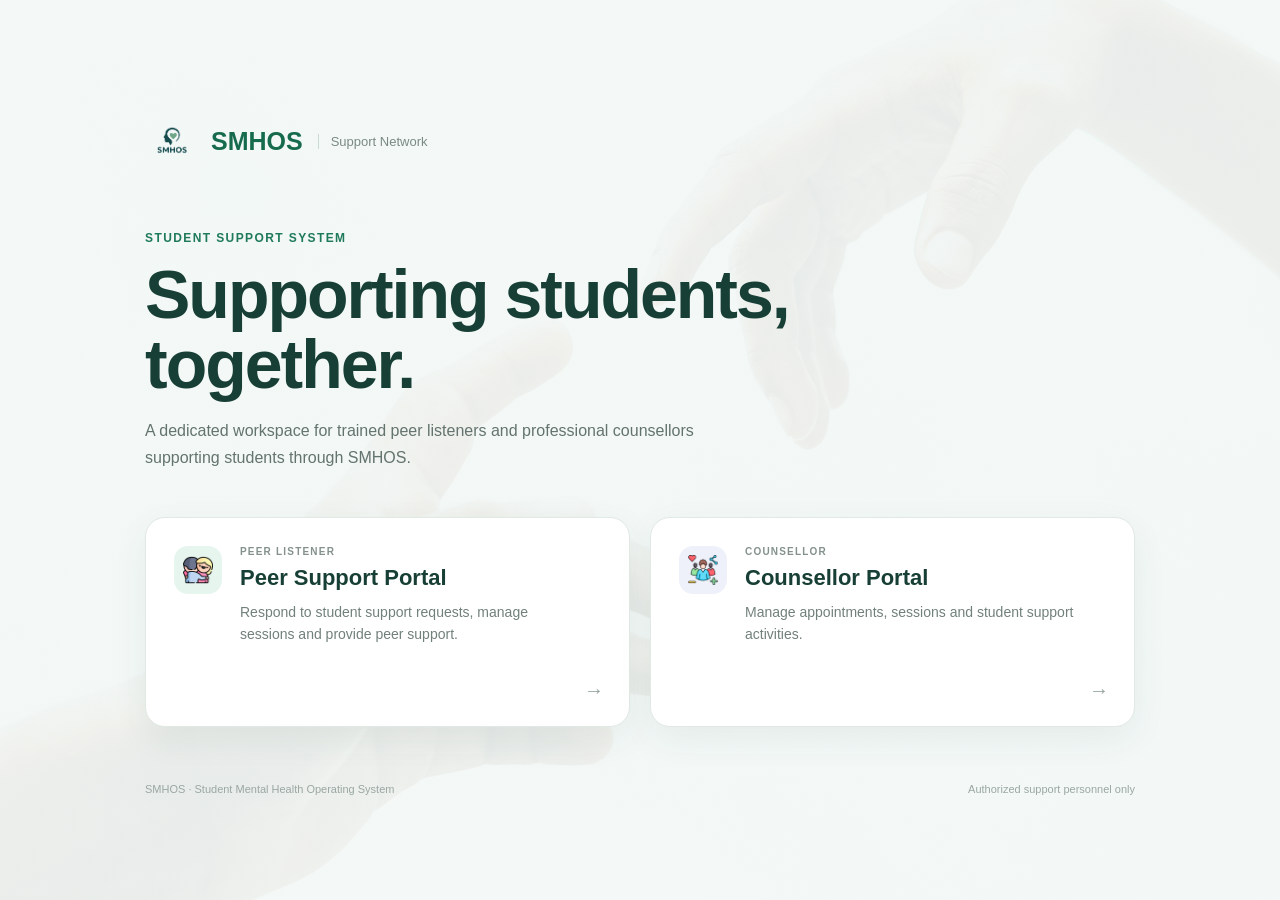
<file: index.html>
<!DOCTYPE html>
<html lang="en">

<head>
    <meta charset="UTF-8">

    <meta
        name="viewport"
        content="width=device-width, initial-scale=1.0"
    >

    <title>SMHOS Support</title>

    <link
        rel="stylesheet"
        href="css/style.css"
    >
</head>


<body class="support-home-page">

    <main class="support-home-container">

        <!-- BRAND -->
        <section class="support-brand">

            <img
                src="assets/logo.png"
                alt="SMHOS"
                class="support-logo"
            >

            <span class="support-brand-name">
                SMHOS
            </span>

            <span class="support-brand-subtitle">
                Support Network
            </span>

        </section>


        <!-- WELCOME -->
        <section class="support-welcome">

            <span class="support-eyebrow">
                STUDENT SUPPORT SYSTEM
            </span>

            <h1>
                Supporting students,<br>
                together.
            </h1>

            <p>
                A dedicated workspace for trained peer listeners
                and professional counsellors supporting students
                through SMHOS.
            </p>

        </section>


        <!-- LOGIN OPTIONS -->
        <section class="support-login-options">

            <!-- PEER -->
            <a
                href="peer-login.html"
                class="support-option peer-option"
            >

                <div class="support-option-icon">
    <img
        src="assets/hug.png"
        alt="Peer Support"
    >
    </div>
                <div class="support-option-content">

                    <span class="support-option-label">
                        PEER LISTENER
                    </span>

                    <h2>
                        Peer Support Portal
                    </h2>

                    <p>
                        Respond to student support requests,
                        manage sessions and provide peer support.
                    </p>

                </div>

                <span class="support-option-arrow">
                    →
                </span>

            </a>


            <!-- COUNSELLOR -->
            <a
                href="counsellor-login.html"
                class="support-option counsellor-option"
            >

                <div class="support-option-icon">
    <img
        src="assets/counsel.png"
        alt="Counsellor Support"
    >
</div>

                <div class="support-option-content">

                    <span class="support-option-label">
                        COUNSELLOR
                    </span>

                    <h2>
                        Counsellor Portal
                    </h2>

                    <p>
                        Manage appointments, sessions and
                        student support activities.
                    </p>

                </div>

                <span class="support-option-arrow">
                    →
                </span>

            </a>

        </section>


        <!-- FOOTER -->
        <footer class="support-footer">

            <p>
                SMHOS · Student Mental Health Operating System
            </p>

            <p>
                Authorized support personnel only
            </p>

        </footer>

    </main>

</body>

</html>
</file>
<file: css/style.css>
/* ========================================
   GLOBAL
======================================== */

* {
    box-sizing: border-box;
}


html {
    scroll-behavior: smooth;
}


body {
    margin: 0;

    font-family:
        Arial,
        Helvetica,
        sans-serif;

    color: #173f35;
}


/* ========================================
   SUPPORT HOME
======================================== */

.support-home-page {

    min-height: 100vh;

    background:
        linear-gradient(
            rgba(244, 249, 247, 0.94),
            rgba(244, 249, 247, 0.94)
        ),
        url("../assets/background.jpg");

    background-size: cover;

    background-position: center;

    background-attachment: fixed;
}


.support-home-container {

    width: 100%;

    max-width: 1050px;

    min-height: 100vh;

    margin: auto;

    padding: 55px 30px 35px;

    display: flex;

    flex-direction: column;

    justify-content: center;
}


/* ========================================
   BRAND
======================================== */

.support-brand {

    display: flex;

    align-items: center;

    gap: 12px;

    margin-bottom: 60px;
}


.support-logo {

    width: 54px;

    height: 54px;

    object-fit: contain;
}


.support-brand-name {

    font-size: 25px;

    font-weight: 800;

    color: #176b4d;
}


.support-brand-subtitle {

    margin-left: 3px;

    padding-left: 12px;

    border-left: 1px solid #c9d9d3;

    color: #7a8984;

    font-size: 13px;
}


/* ========================================
   WELCOME
======================================== */

.support-welcome {

    max-width: 720px;

    margin-bottom: 45px;
}


.support-eyebrow {

    display: inline-block;

    margin-bottom: 15px;

    color: #1f7a59;

    font-size: 12px;

    font-weight: 800;

    letter-spacing: 1.4px;
}


.support-welcome h1 {

    margin: 0 0 18px;

    font-size: clamp(40px, 6vw, 68px);

    line-height: 1.02;

    letter-spacing: -2px;

    color: #173f35;
}


.support-welcome p {

    max-width: 620px;

    margin: 0;

    color: #63736d;

    font-size: 16px;

    line-height: 1.7;
}


/* ========================================
   LOGIN OPTIONS
======================================== */

.support-login-options {

    display: grid;

    grid-template-columns:
        repeat(2, minmax(0, 1fr));

    gap: 20px;

    width: 100%;
}


.support-option {

    position: relative;

    display: flex;

    align-items: flex-start;

    gap: 18px;

    padding: 28px;

    min-height: 210px;

    text-decoration: none;

    border-radius: 20px;

    background: white;

    border: 1px solid #e1e9e5;

    box-shadow:
        0 12px 35px rgba(22, 67, 55, 0.07);

    transition:
        transform 0.2s ease,
        box-shadow 0.2s ease,
        border-color 0.2s ease;
}


.support-option:hover {

    transform: translateY(-4px);

    box-shadow:
        0 18px 45px rgba(22, 67, 55, 0.12);

    border-color: #c6dcd3;
}


.support-option-icon {

    flex-shrink: 0;

    width: 48px;

    height: 48px;

    display: flex;

    align-items: center;

    justify-content: center;

    border-radius: 14px;

    font-size: 23px;

    font-weight: 700;
}


.peer-option
.support-option-icon {

    background: #e7f5ef;

    color: #176b4d;
}


.counsellor-option
.support-option-icon {

    background: #eef1fa;

    color: #5265a1;
}


/* ========================================
   OPTION CONTENT
======================================== */

.support-option-content {

    padding-right: 25px;
}


.support-option-label {

    display: block;

    margin-bottom: 8px;

    font-size: 10px;

    font-weight: 800;

    letter-spacing: 1.2px;

    color: #84918d;
}


.support-option h2 {

    margin: 0 0 10px;

    color: #173f35;

    font-size: 22px;
}


.support-option p {

    margin: 0;

    color: #71807b;

    font-size: 14px;

    line-height: 1.6;
}


.support-option-arrow {

    position: absolute;

    right: 25px;

    bottom: 24px;

    font-size: 20px;

    color: #94a39e;

    transition: transform 0.2s ease;
}


.support-option:hover
.support-option-arrow {

    transform: translateX(4px);

    color: #176b4d;
}


/* ========================================
   FOOTER
======================================== */

.support-footer {

    margin-top: 45px;

    display: flex;

    justify-content: space-between;

    gap: 20px;

    color: #9aa7a2;

    font-size: 11px;
}


/* ========================================
   MOBILE
======================================== */

@media (max-width: 720px) {

    .support-home-container {

        padding:
            35px
            18px
            25px;
    }


    .support-brand {

        margin-bottom: 45px;
    }


    .support-brand-subtitle {

        display: none;
    }


    .support-welcome {

        margin-bottom: 32px;
    }


    .support-welcome h1 {

        font-size: 42px;

        letter-spacing: -1.5px;
    }


    .support-welcome p {

        font-size: 14px;
    }


    .support-login-options {

        grid-template-columns: 1fr;
    }


    .support-option {

        min-height: auto;

        padding: 22px;

    }


    .support-footer {

        flex-direction: column;

        gap: 5px;

        margin-top: 30px;
    }

}

.support-option-icon img {
    width: 30px;
    height: 30px;

    object-fit: contain;

    display: block;
}




/* ========================================
   SUPPORT LOGIN
======================================== */

.support-login-page {

    min-height: 100vh;

    margin: 0;

    display: flex;

    align-items: center;

    justify-content: center;

    padding: 30px 20px;

    background:
        linear-gradient(
            rgba(244, 249, 247, 0.95),
            rgba(244, 249, 247, 0.95)
        ),
        url("../assets/background.jpg");

    background-size: cover;

    background-position: center;

}


.support-login-container {

    width: 100%;

    max-width: 430px;

}


.support-login-brand {

    display: flex;

    align-items: center;

    justify-content: center;

    gap: 12px;

    margin-bottom: 25px;

}


.support-login-brand img {

    width: 52px;

    height: 52px;

    object-fit: contain;

}


.support-login-brand div {

    display: flex;

    flex-direction: column;

}


.support-login-brand strong {

    color: #176b4d;

    font-size: 24px;

}


.support-login-brand span {

    margin-top: 3px;

    color: #7c8985;

    font-size: 12px;

}


/* CARD */

.support-login-card {

    padding: 35px;

    background: white;

    border: 1px solid #e1e9e5;

    border-radius: 22px;

    box-shadow:
        0 20px 60px rgba(22, 67, 55, 0.10);

}


.support-login-heading {

    text-align: center;

    margin-bottom: 30px;

}


.login-role-badge {

    display: inline-block;

    padding: 6px 12px;

    border-radius: 50px;

    font-size: 10px;

    font-weight: 800;

    letter-spacing: 1px;

}


.peer-badge {

    background: #e7f5ef;

    color: #176b4d;

}


.support-login-heading h1 {

    margin: 14px 0 8px;

    color: #173f35;

    font-size: 28px;

}


.support-login-heading p {

    margin: 0;

    color: #71807b;

    font-size: 14px;

    line-height: 1.5;

}


/* FORM */

.support-form-group {

    margin-bottom: 20px;

}


.support-form-group label {

    display: block;

    margin-bottom: 8px;

    color: #263d37;

    font-size: 13px;

    font-weight: 700;

}


.support-form-group input {

    width: 100%;

    padding: 14px;

    box-sizing: border-box;

    border: 1px solid #d8e1dd;

    border-radius: 12px;

    outline: none;

    font-size: 14px;

    color: #173f35;

    background: white;

    transition: 0.2s;

}


.support-form-group input:focus {

    border-color: #1f7a59;

    box-shadow:
        0 0 0 3px rgba(31, 122, 89, 0.10);

}


/* BUTTON */

.support-login-button {

    width: 100%;

    padding: 15px;

    border: none;

    border-radius: 12px;

    background: #1f7a59;

    color: white;

    font-size: 14px;

    font-weight: 700;

    cursor: pointer;

    transition: 0.2s;

}


.support-login-button:hover {

    background: #176247;

}


.support-login-button:disabled {

    opacity: 0.6;

    cursor: not-allowed;

}


/* ERROR */

.login-error {

    margin-bottom: 18px;

    padding: 12px 14px;

    border-radius: 10px;

    background: #fff1f1;

    border: 1px solid #f0cccc;

    color: #a33b3b;

    font-size: 13px;

    line-height: 1.5;

}


/* SECURITY NOTE */

.support-login-note {

    display: flex;

    align-items: flex-start;

    gap: 9px;

    margin-top: 25px;

    padding: 13px;

    border-radius: 11px;

    background: #f5f8f7;

}


.support-login-note span {

    font-size: 13px;

}


.support-login-note p {

    margin: 0;

    color: #7a8783;

    font-size: 11px;

    line-height: 1.5;

}


/* BACK */

.back-support-link {

    display: block;

    margin-top: 20px;

    text-align: center;

    color: #63736d;

    text-decoration: none;

    font-size: 13px;

}


.back-support-link:hover {

    color: #176b4d;

}


/* MOBILE */

@media (max-width: 500px) {

    .support-login-card {

        padding: 25px 20px;

        border-radius: 18px;

    }

    .support-login-heading h1 {

        font-size: 25px;

    }

}
</file>
